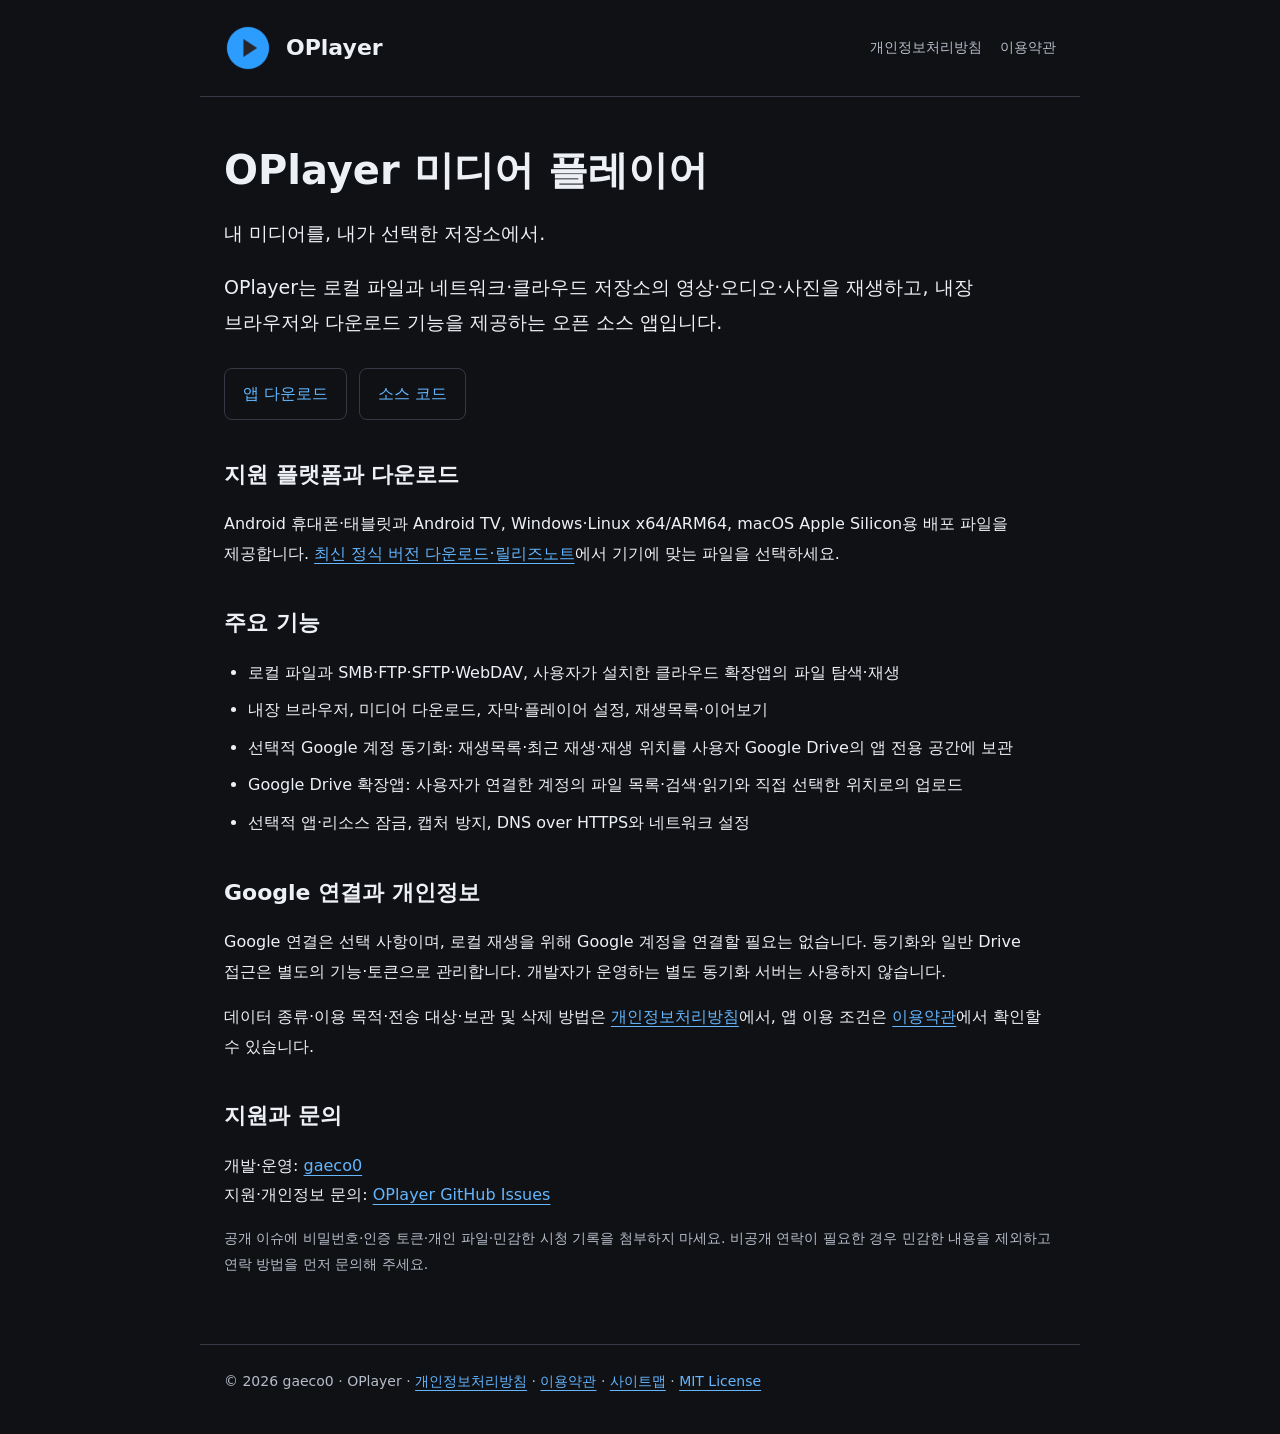
<file: index.html>
<!doctype html>
<html lang="ko">
<head>
  <meta charset="utf-8">
  <meta name="viewport" content="width=device-width, initial-scale=1">
  <meta name="description" content="OPlayer는 로컬·네트워크·클라우드 미디어 재생, 다운로드와 선택적 Google 동기화를 제공하는 오픈 소스 플레이어입니다.">
  <title>OPlayer — Android·Windows·Linux·macOS 오픈 소스 미디어 플레이어</title>
  <link rel="canonical" href="https://oplayer.gaeco.kr/">
  <link rel="sitemap" type="application/xml" href="https://oplayer.gaeco.kr/sitemap.xml">
  <meta name="robots" content="index, follow, max-image-preview:large">
  <meta property="og:type" content="website">
  <meta property="og:site_name" content="OPlayer">
  <meta property="og:locale" content="ko_KR">
  <meta property="og:title" content="OPlayer — Android·Windows·Linux·macOS 오픈 소스 미디어 플레이어">
  <meta property="og:description" content="OPlayer는 로컬·네트워크·클라우드 미디어 재생, 다운로드와 선택적 Google 동기화를 제공하는 오픈 소스 플레이어입니다.">
  <meta property="og:url" content="https://oplayer.gaeco.kr/">
  <meta property="og:image" content="https://oplayer.gaeco.kr/oplayer-120.png">
  <meta name="twitter:card" content="summary">
  <link rel="icon" href="oplayer-120.png" type="image/png">
  <link rel="stylesheet" href="site.css">
  <script type="application/ld+json">
{
  "@context": "https://schema.org",
  "@graph": [
    {
      "@type": "WebSite",
      "@id": "https://oplayer.gaeco.kr/#website",
      "url": "https://oplayer.gaeco.kr/",
      "name": "OPlayer",
      "inLanguage": "ko"
    },
    {
      "@type": "SoftwareApplication",
      "@id": "https://oplayer.gaeco.kr/#app",
      "name": "OPlayer",
      "url": "https://oplayer.gaeco.kr/",
      "image": "https://oplayer.gaeco.kr/oplayer-120.png",
      "description": "OPlayer는 로컬·네트워크·클라우드 미디어 재생, 다운로드와 선택적 Google 동기화를 제공하는 오픈 소스 플레이어입니다.",
      "applicationCategory": "MultimediaApplication",
      "operatingSystem": "Android, Android TV, Windows, Linux, macOS",
      "license": "https://github.com/gaeco0/OPlayer/blob/main/LICENSE",
      "downloadUrl": "https://github.com/gaeco0/OPlayer/releases/latest",
      "author": {
        "@type": "Person",
        "name": "gaeco0",
        "url": "https://github.com/gaeco0"
      }
    }
  ]
}
  </script>
</head>
<body>
<header><img src="oplayer-120.png" width="48" height="48" alt=""><a href="./">OPlayer</a><nav aria-label="주 메뉴"><a href="privacy.html">개인정보처리방침</a><a href="terms.html">이용약관</a></nav></header>
<main>
  <h1>OPlayer 미디어 플레이어</h1>
  <p class="intro">내 미디어를, 내가 선택한 저장소에서.</p>
  <p class="intro">OPlayer는 로컬 파일과 네트워크·클라우드 저장소의 영상·오디오·사진을 재생하고, 내장 브라우저와 다운로드 기능을 제공하는 오픈 소스 앱입니다.</p>
  <div class="links"><a href="https://github.com/gaeco0/OPlayer/releases">앱 다운로드</a><a href="https://github.com/gaeco0/OPlayer">소스 코드</a></div>
  <h2>지원 플랫폼과 다운로드</h2>
  <p>Android 휴대폰·태블릿과 Android TV, Windows·Linux x64/ARM64, macOS Apple Silicon용 배포 파일을 제공합니다. <a href="https://github.com/gaeco0/OPlayer/releases/latest">최신 정식 버전 다운로드·릴리즈노트</a>에서 기기에 맞는 파일을 선택하세요.</p>
  <h2>주요 기능</h2>
  <ul>
    <li>로컬 파일과 SMB·FTP·SFTP·WebDAV, 사용자가 설치한 클라우드 확장앱의 파일 탐색·재생</li>
    <li>내장 브라우저, 미디어 다운로드, 자막·플레이어 설정, 재생목록·이어보기</li>
    <li>선택적 Google 계정 동기화: 재생목록·최근 재생·재생 위치를 사용자 Google Drive의 앱 전용 공간에 보관</li>
    <li>Google Drive 확장앱: 사용자가 연결한 계정의 파일 목록·검색·읽기와 직접 선택한 위치로의 업로드</li>
    <li>선택적 앱·리소스 잠금, 캡처 방지, DNS over HTTPS와 네트워크 설정</li>
  </ul>
  <h2>Google 연결과 개인정보</h2>
  <p>Google 연결은 선택 사항이며, 로컬 재생을 위해 Google 계정을 연결할 필요는 없습니다. 동기화와 일반 Drive 접근은 별도의 기능·토큰으로 관리합니다. 개발자가 운영하는 별도 동기화 서버는 사용하지 않습니다.</p>
  <p>데이터 종류·이용 목적·전송 대상·보관 및 삭제 방법은 <a href="privacy.html">개인정보처리방침</a>에서, 앱 이용 조건은 <a href="terms.html">이용약관</a>에서 확인할 수 있습니다.</p>
  <h2>지원과 문의</h2>
  <p>개발·운영: <a href="https://github.com/gaeco0">gaeco0</a><br>지원·개인정보 문의: <a href="https://github.com/gaeco0/OPlayer/issues">OPlayer GitHub Issues</a></p>
  <p class="meta">공개 이슈에 비밀번호·인증 토큰·개인 파일·민감한 시청 기록을 첨부하지 마세요. 비공개 연락이 필요한 경우 민감한 내용을 제외하고 연락 방법을 먼저 문의해 주세요.</p>
</main>
<footer>© 2026 gaeco0 · OPlayer · <a href="privacy.html">개인정보처리방침</a> · <a href="terms.html">이용약관</a> · <a href="sitemap.html">사이트맵</a> · <a href="https://github.com/gaeco0/OPlayer/blob/main/LICENSE">MIT License</a></footer>
</body>
</html>
</file>
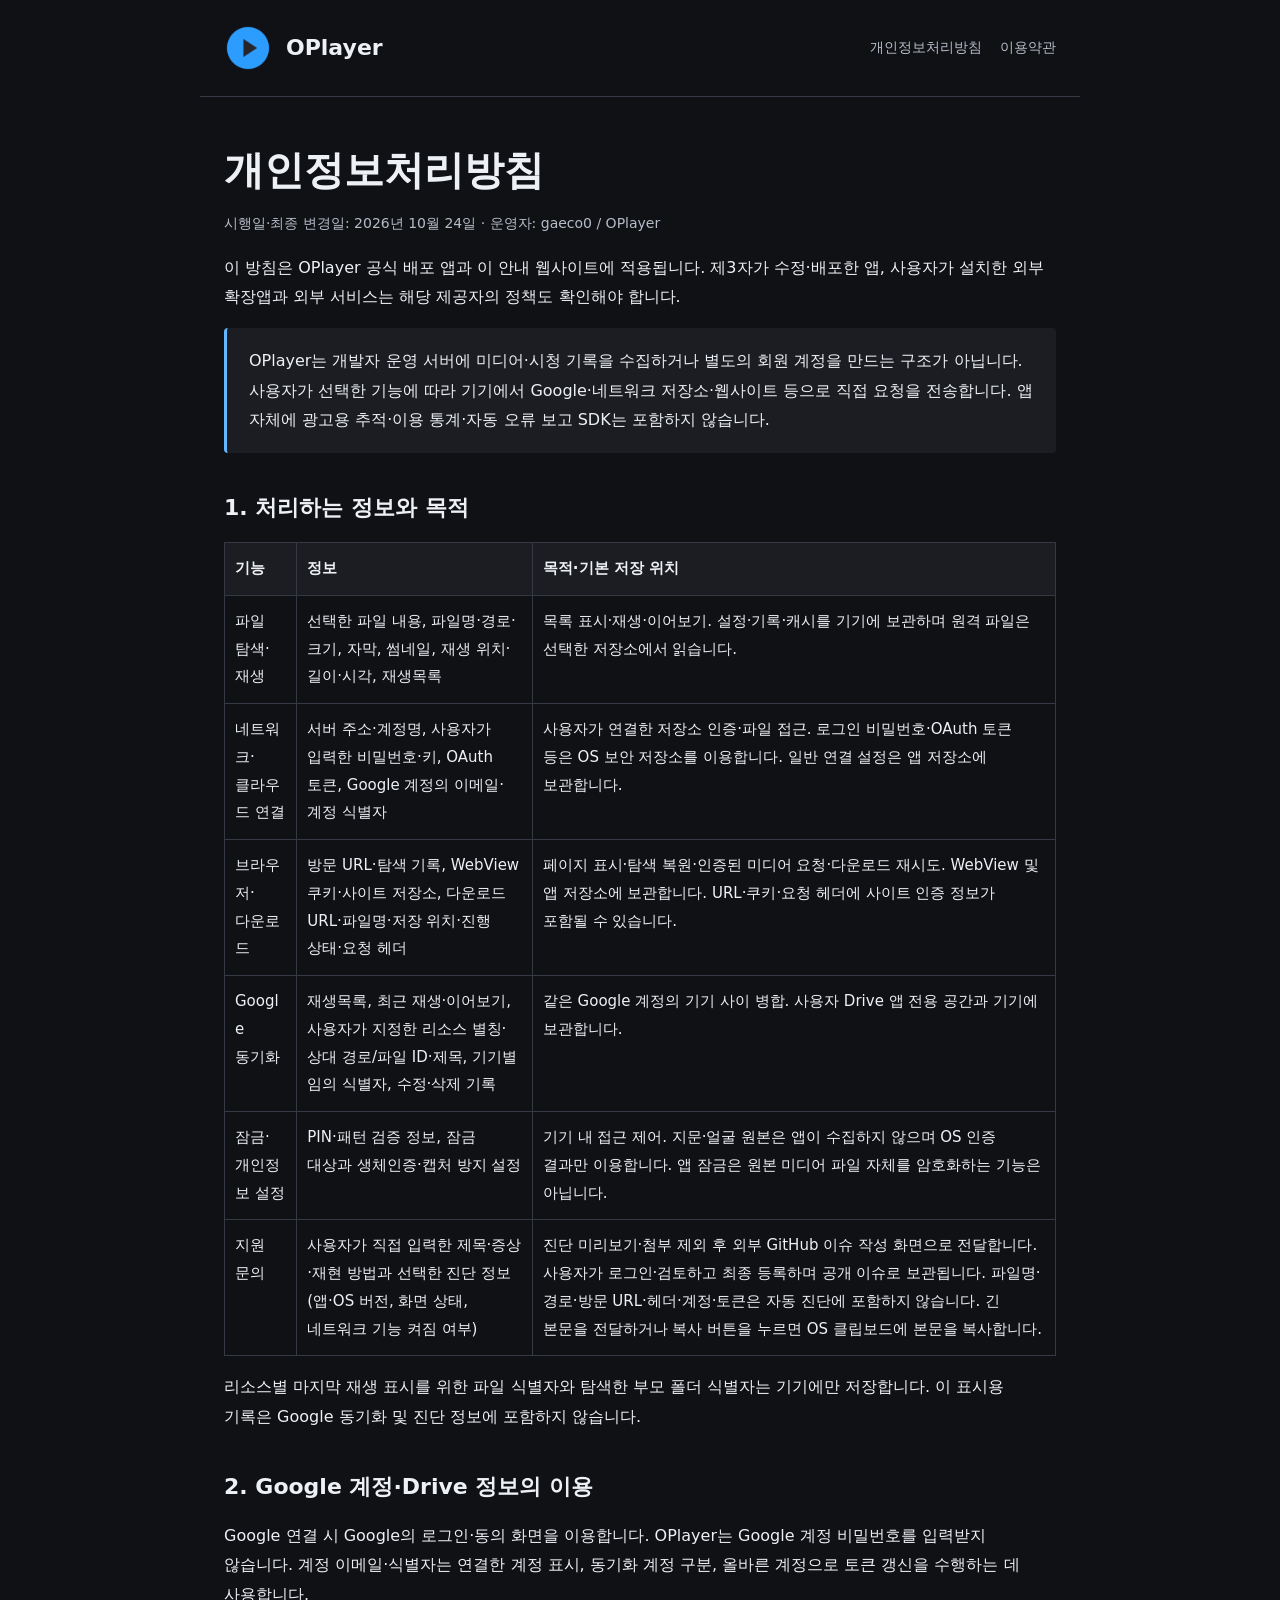
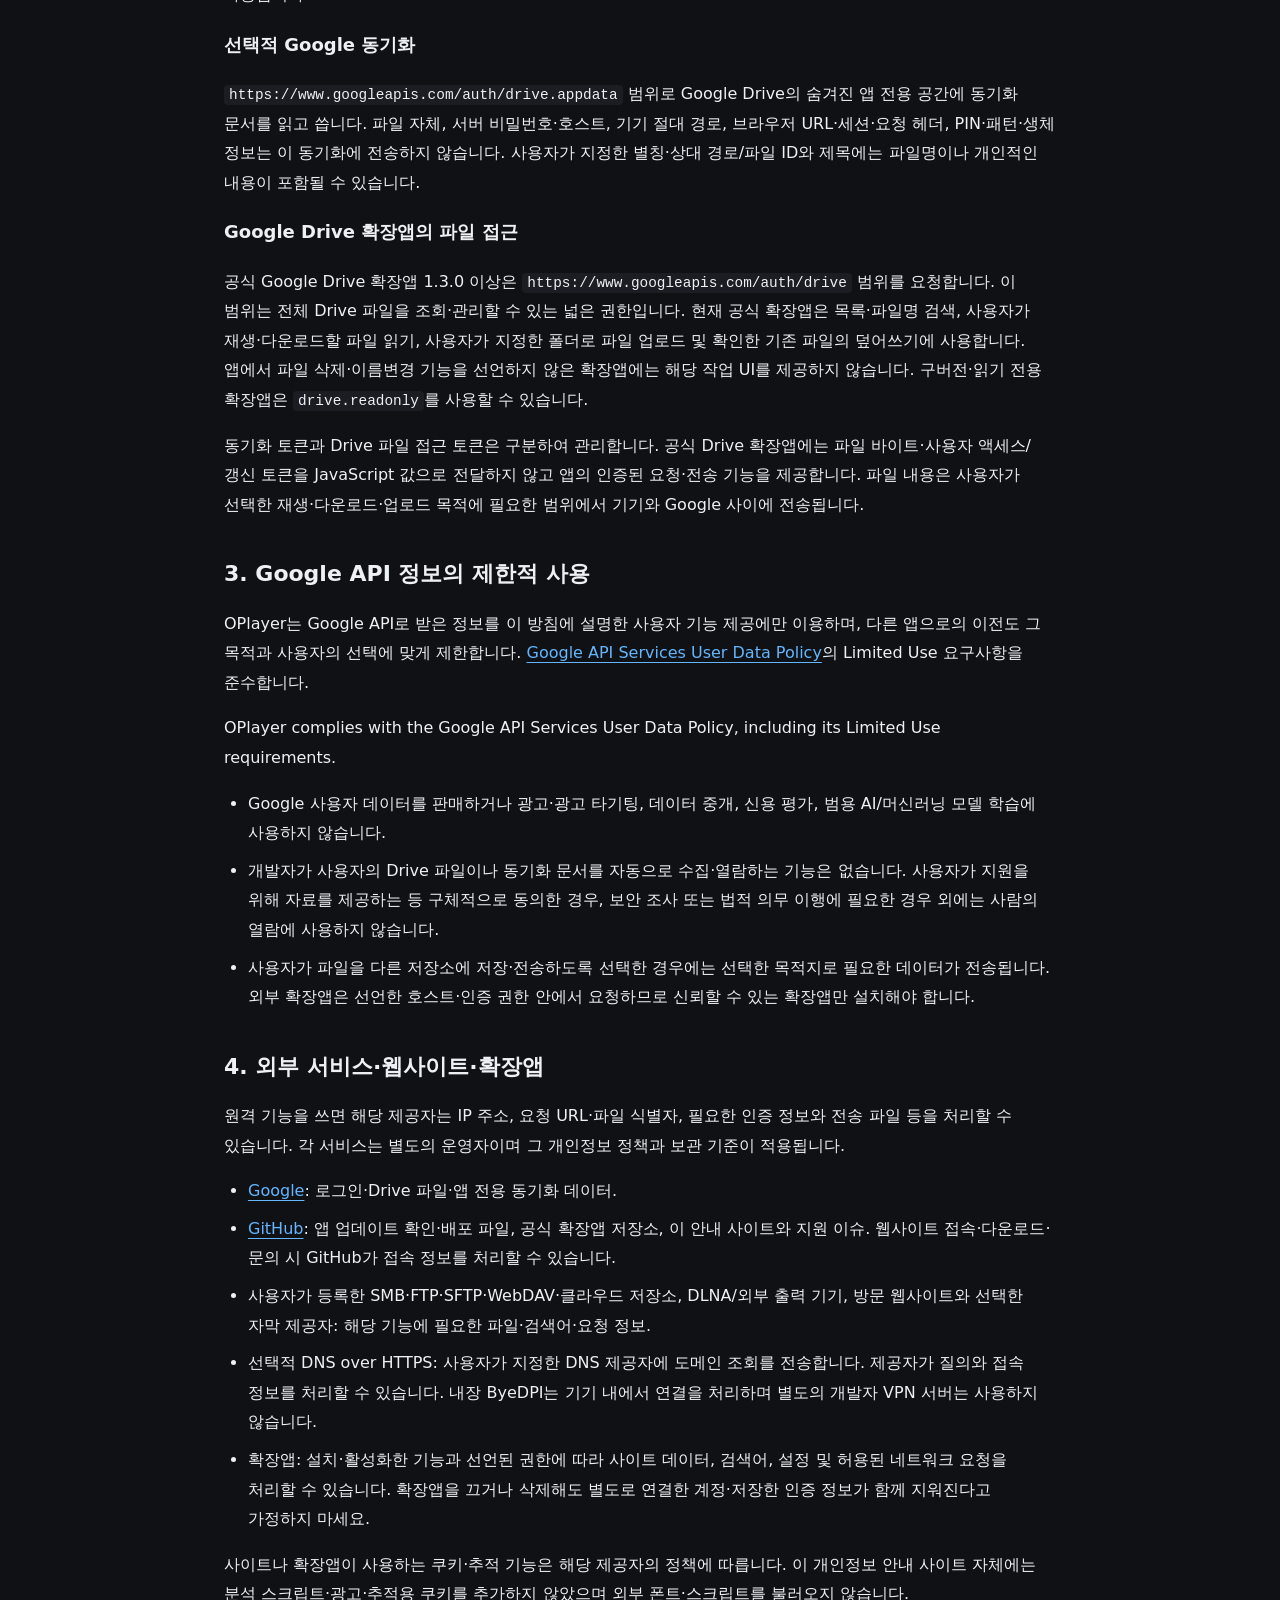
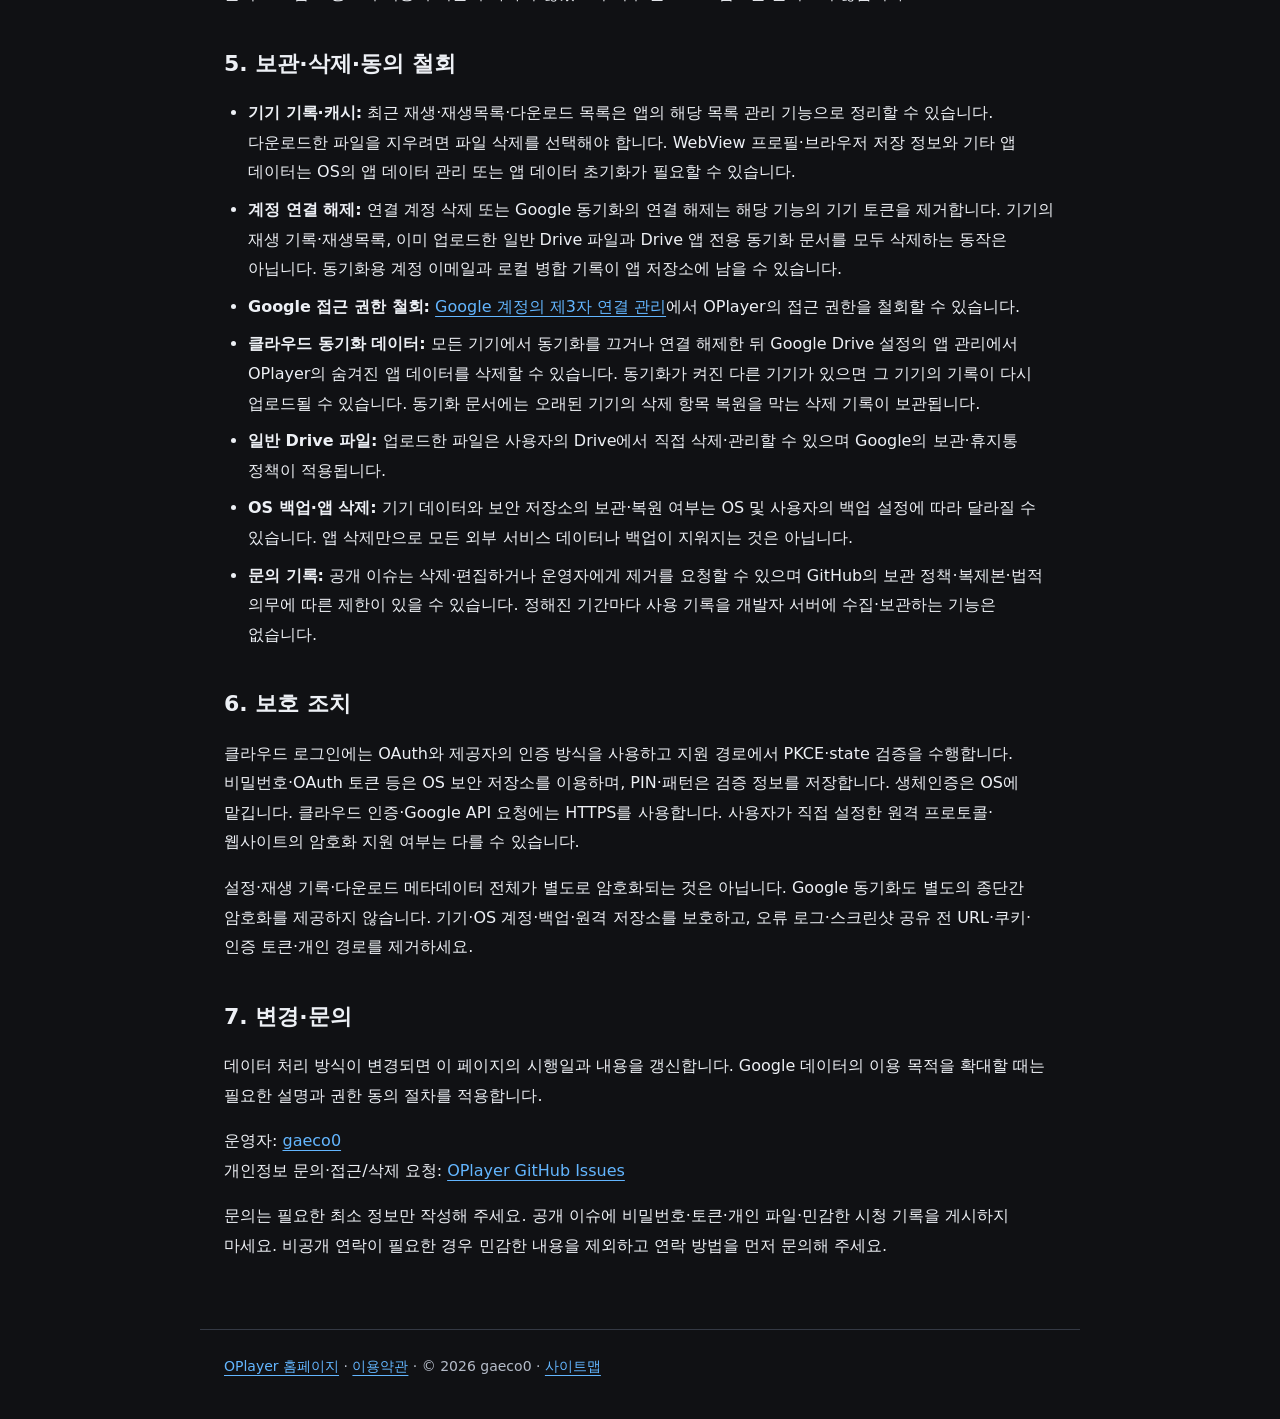
<file: privacy.html>
<!doctype html>
<html lang="ko">
<head>
  <meta charset="utf-8">
  <meta name="viewport" content="width=device-width, initial-scale=1">
  <meta name="description" content="OPlayer 개인정보처리방침: 기기 저장 정보, Google Drive 동기화·읽기·업로드, 확장앱, 외부 서비스 및 데이터 삭제 방법.">
  <title>개인정보처리방침 — OPlayer</title>
  <link rel="canonical" href="https://oplayer.gaeco.kr/privacy.html">
  <link rel="sitemap" type="application/xml" href="https://oplayer.gaeco.kr/sitemap.xml">
  <meta name="robots" content="index, follow, max-image-preview:large">
  <meta property="og:type" content="website">
  <meta property="og:site_name" content="OPlayer">
  <meta property="og:locale" content="ko_KR">
  <meta property="og:title" content="개인정보처리방침 — OPlayer">
  <meta property="og:description" content="OPlayer 개인정보처리방침: 기기 저장 정보, Google Drive 동기화·읽기·업로드, 확장앱, 외부 서비스 및 데이터 삭제 방법.">
  <meta property="og:url" content="https://oplayer.gaeco.kr/privacy.html">
  <meta property="og:image" content="https://oplayer.gaeco.kr/oplayer-120.png">
  <meta name="twitter:card" content="summary">
  <link rel="icon" href="oplayer-120.png" type="image/png">
  <link rel="stylesheet" href="site.css">
</head>
<body>
<header><img src="oplayer-120.png" width="48" height="48" alt=""><a href="./">OPlayer</a><nav aria-label="주 메뉴"><a href="privacy.html" aria-current="page">개인정보처리방침</a><a href="terms.html">이용약관</a></nav></header>
<main>
  <h1>개인정보처리방침</h1>
  <p class="meta">시행일·최종 변경일: 2026년 10월 24일 · 운영자: gaeco0 / OPlayer</p>
  <p>이 방침은 OPlayer 공식 배포 앱과 이 안내 웹사이트에 적용됩니다. 제3자가 수정·배포한 앱, 사용자가 설치한 외부 확장앱과 외부 서비스는 해당 제공자의 정책도 확인해야 합니다.</p>
  <p class="notice">OPlayer는 개발자 운영 서버에 미디어·시청 기록을 수집하거나 별도의 회원 계정을 만드는 구조가 아닙니다. 사용자가 선택한 기능에 따라 기기에서 Google·네트워크 저장소·웹사이트 등으로 직접 요청을 전송합니다. 앱 자체에 광고용 추적·이용 통계·자동 오류 보고 SDK는 포함하지 않습니다.</p>

  <h2>1. 처리하는 정보와 목적</h2>
  <div class="table-wrap"><table>
    <thead><tr><th scope="col">기능</th><th scope="col">정보</th><th scope="col">목적·기본 저장 위치</th></tr></thead>
    <tbody>
      <tr><td>파일 탐색·재생</td><td>선택한 파일 내용, 파일명·경로·크기, 자막, 썸네일, 재생 위치·길이·시각, 재생목록</td><td>목록 표시·재생·이어보기. 설정·기록·캐시를 기기에 보관하며 원격 파일은 선택한 저장소에서 읽습니다.</td></tr>
      <tr><td>네트워크·클라우드 연결</td><td>서버 주소·계정명, 사용자가 입력한 비밀번호·키, OAuth 토큰, Google 계정의 이메일·계정 식별자</td><td>사용자가 연결한 저장소 인증·파일 접근. 로그인 비밀번호·OAuth 토큰 등은 OS 보안 저장소를 이용합니다. 일반 연결 설정은 앱 저장소에 보관합니다.</td></tr>
      <tr><td>브라우저·다운로드</td><td>방문 URL·탐색 기록, WebView 쿠키·사이트 저장소, 다운로드 URL·파일명·저장 위치·진행 상태·요청 헤더</td><td>페이지 표시·탐색 복원·인증된 미디어 요청·다운로드 재시도. WebView 및 앱 저장소에 보관합니다. URL·쿠키·요청 헤더에 사이트 인증 정보가 포함될 수 있습니다.</td></tr>
      <tr><td>Google 동기화</td><td>재생목록, 최근 재생·이어보기, 사용자가 지정한 리소스 별칭·상대 경로/파일 ID·제목, 기기별 임의 식별자, 수정·삭제 기록</td><td>같은 Google 계정의 기기 사이 병합. 사용자 Drive 앱 전용 공간과 기기에 보관합니다.</td></tr>
      <tr><td>잠금·개인정보 설정</td><td>PIN·패턴 검증 정보, 잠금 대상과 생체인증·캡처 방지 설정</td><td>기기 내 접근 제어. 지문·얼굴 원본은 앱이 수집하지 않으며 OS 인증 결과만 이용합니다. 앱 잠금은 원본 미디어 파일 자체를 암호화하는 기능은 아닙니다.</td></tr>
      <tr><td>지원 문의</td><td>사용자가 직접 입력한 제목·증상·재현 방법과 선택한 진단 정보(앱·OS 버전, 화면 상태, 네트워크 기능 켜짐 여부)</td><td>진단 미리보기·첨부 제외 후 외부 GitHub 이슈 작성 화면으로 전달합니다. 사용자가 로그인·검토하고 최종 등록하며 공개 이슈로 보관됩니다. 파일명·경로·방문 URL·헤더·계정·토큰은 자동 진단에 포함하지 않습니다. 긴 본문을 전달하거나 복사 버튼을 누르면 OS 클립보드에 본문을 복사합니다.</td></tr>
    </tbody>
  </table></div>
  <p>리소스별 마지막 재생 표시를 위한 파일 식별자와 탐색한 부모 폴더 식별자는 기기에만 저장합니다. 이 표시용 기록은 Google 동기화 및 진단 정보에 포함하지 않습니다.</p>

  <h2>2. Google 계정·Drive 정보의 이용</h2>
  <p>Google 연결 시 Google의 로그인·동의 화면을 이용합니다. OPlayer는 Google 계정 비밀번호를 입력받지 않습니다. 계정 이메일·식별자는 연결한 계정 표시, 동기화 계정 구분, 올바른 계정으로 토큰 갱신을 수행하는 데 사용합니다.</p>
  <h3>선택적 Google 동기화</h3>
  <p><code>https://www.googleapis.com/auth/drive.appdata</code> 범위로 Google Drive의 숨겨진 앱 전용 공간에 동기화 문서를 읽고 씁니다. 파일 자체, 서버 비밀번호·호스트, 기기 절대 경로, 브라우저 URL·세션·요청 헤더, PIN·패턴·생체 정보는 이 동기화에 전송하지 않습니다. 사용자가 지정한 별칭·상대 경로/파일 ID와 제목에는 파일명이나 개인적인 내용이 포함될 수 있습니다.</p>
  <h3>Google Drive 확장앱의 파일 접근</h3>
  <p>공식 Google Drive 확장앱 1.3.0 이상은 <code>https://www.googleapis.com/auth/drive</code> 범위를 요청합니다. 이 범위는 전체 Drive 파일을 조회·관리할 수 있는 넓은 권한입니다. 현재 공식 확장앱은 목록·파일명 검색, 사용자가 재생·다운로드할 파일 읽기, 사용자가 지정한 폴더로 파일 업로드 및 확인한 기존 파일의 덮어쓰기에 사용합니다. 앱에서 파일 삭제·이름변경 기능을 선언하지 않은 확장앱에는 해당 작업 UI를 제공하지 않습니다. 구버전·읽기 전용 확장앱은 <code>drive.readonly</code>를 사용할 수 있습니다.</p>
  <p>동기화 토큰과 Drive 파일 접근 토큰은 구분하여 관리합니다. 공식 Drive 확장앱에는 파일 바이트·사용자 액세스/갱신 토큰을 JavaScript 값으로 전달하지 않고 앱의 인증된 요청·전송 기능을 제공합니다. 파일 내용은 사용자가 선택한 재생·다운로드·업로드 목적에 필요한 범위에서 기기와 Google 사이에 전송됩니다.</p>

  <h2>3. Google API 정보의 제한적 사용</h2>
  <p>OPlayer는 Google API로 받은 정보를 이 방침에 설명한 사용자 기능 제공에만 이용하며, 다른 앱으로의 이전도 그 목적과 사용자의 선택에 맞게 제한합니다. <a href="https://developers.google.com/terms/api-services-user-data-policy">Google API Services User Data Policy</a>의 Limited Use 요구사항을 준수합니다.</p>
  <p lang="en">OPlayer complies with the Google API Services User Data Policy, including its Limited Use requirements.</p>
  <ul>
    <li>Google 사용자 데이터를 판매하거나 광고·광고 타기팅, 데이터 중개, 신용 평가, 범용 AI/머신러닝 모델 학습에 사용하지 않습니다.</li>
    <li>개발자가 사용자의 Drive 파일이나 동기화 문서를 자동으로 수집·열람하는 기능은 없습니다. 사용자가 지원을 위해 자료를 제공하는 등 구체적으로 동의한 경우, 보안 조사 또는 법적 의무 이행에 필요한 경우 외에는 사람의 열람에 사용하지 않습니다.</li>
    <li>사용자가 파일을 다른 저장소에 저장·전송하도록 선택한 경우에는 선택한 목적지로 필요한 데이터가 전송됩니다. 외부 확장앱은 선언한 호스트·인증 권한 안에서 요청하므로 신뢰할 수 있는 확장앱만 설치해야 합니다.</li>
  </ul>

  <h2>4. 외부 서비스·웹사이트·확장앱</h2>
  <p>원격 기능을 쓰면 해당 제공자는 IP 주소, 요청 URL·파일 식별자, 필요한 인증 정보와 전송 파일 등을 처리할 수 있습니다. 각 서비스는 별도의 운영자이며 그 개인정보 정책과 보관 기준이 적용됩니다.</p>
  <ul>
    <li><a href="https://policies.google.com/privacy">Google</a>: 로그인·Drive 파일·앱 전용 동기화 데이터.</li>
    <li><a href="https://docs.github.com/en/site-policy/privacy-policies/github-general-privacy-statement">GitHub</a>: 앱 업데이트 확인·배포 파일, 공식 확장앱 저장소, 이 안내 사이트와 지원 이슈. 웹사이트 접속·다운로드·문의 시 GitHub가 접속 정보를 처리할 수 있습니다.</li>
    <li>사용자가 등록한 SMB·FTP·SFTP·WebDAV·클라우드 저장소, DLNA/외부 출력 기기, 방문 웹사이트와 선택한 자막 제공자: 해당 기능에 필요한 파일·검색어·요청 정보.</li>
    <li>선택적 DNS over HTTPS: 사용자가 지정한 DNS 제공자에 도메인 조회를 전송합니다. 제공자가 질의와 접속 정보를 처리할 수 있습니다. 내장 ByeDPI는 기기 내에서 연결을 처리하며 별도의 개발자 VPN 서버는 사용하지 않습니다.</li>
    <li>확장앱: 설치·활성화한 기능과 선언된 권한에 따라 사이트 데이터, 검색어, 설정 및 허용된 네트워크 요청을 처리할 수 있습니다. 확장앱을 끄거나 삭제해도 별도로 연결한 계정·저장한 인증 정보가 함께 지워진다고 가정하지 마세요.</li>
  </ul>
  <p>사이트나 확장앱이 사용하는 쿠키·추적 기능은 해당 제공자의 정책에 따릅니다. 이 개인정보 안내 사이트 자체에는 분석 스크립트·광고·추적용 쿠키를 추가하지 않았으며 외부 폰트·스크립트를 불러오지 않습니다.</p>

  <h2>5. 보관·삭제·동의 철회</h2>
  <ul>
    <li><strong>기기 기록·캐시:</strong> 최근 재생·재생목록·다운로드 목록은 앱의 해당 목록 관리 기능으로 정리할 수 있습니다. 다운로드한 파일을 지우려면 파일 삭제를 선택해야 합니다. WebView 프로필·브라우저 저장 정보와 기타 앱 데이터는 OS의 앱 데이터 관리 또는 앱 데이터 초기화가 필요할 수 있습니다.</li>
    <li><strong>계정 연결 해제:</strong> 연결 계정 삭제 또는 Google 동기화의 연결 해제는 해당 기능의 기기 토큰을 제거합니다. 기기의 재생 기록·재생목록, 이미 업로드한 일반 Drive 파일과 Drive 앱 전용 동기화 문서를 모두 삭제하는 동작은 아닙니다. 동기화용 계정 이메일과 로컬 병합 기록이 앱 저장소에 남을 수 있습니다.</li>
    <li><strong>Google 접근 권한 철회:</strong> <a href="https://myaccount.google.com/connections">Google 계정의 제3자 연결 관리</a>에서 OPlayer의 접근 권한을 철회할 수 있습니다.</li>
    <li><strong>클라우드 동기화 데이터:</strong> 모든 기기에서 동기화를 끄거나 연결 해제한 뒤 Google Drive 설정의 앱 관리에서 OPlayer의 숨겨진 앱 데이터를 삭제할 수 있습니다. 동기화가 켜진 다른 기기가 있으면 그 기기의 기록이 다시 업로드될 수 있습니다. 동기화 문서에는 오래된 기기의 삭제 항목 복원을 막는 삭제 기록이 보관됩니다.</li>
    <li><strong>일반 Drive 파일:</strong> 업로드한 파일은 사용자의 Drive에서 직접 삭제·관리할 수 있으며 Google의 보관·휴지통 정책이 적용됩니다.</li>
    <li><strong>OS 백업·앱 삭제:</strong> 기기 데이터와 보안 저장소의 보관·복원 여부는 OS 및 사용자의 백업 설정에 따라 달라질 수 있습니다. 앱 삭제만으로 모든 외부 서비스 데이터나 백업이 지워지는 것은 아닙니다.</li>
    <li><strong>문의 기록:</strong> 공개 이슈는 삭제·편집하거나 운영자에게 제거를 요청할 수 있으며 GitHub의 보관 정책·복제본·법적 의무에 따른 제한이 있을 수 있습니다. 정해진 기간마다 사용 기록을 개발자 서버에 수집·보관하는 기능은 없습니다.</li>
  </ul>

  <h2>6. 보호 조치</h2>
  <p>클라우드 로그인에는 OAuth와 제공자의 인증 방식을 사용하고 지원 경로에서 PKCE·state 검증을 수행합니다. 비밀번호·OAuth 토큰 등은 OS 보안 저장소를 이용하며, PIN·패턴은 검증 정보를 저장합니다. 생체인증은 OS에 맡깁니다. 클라우드 인증·Google API 요청에는 HTTPS를 사용합니다. 사용자가 직접 설정한 원격 프로토콜·웹사이트의 암호화 지원 여부는 다를 수 있습니다.</p>
  <p>설정·재생 기록·다운로드 메타데이터 전체가 별도로 암호화되는 것은 아닙니다. Google 동기화도 별도의 종단간 암호화를 제공하지 않습니다. 기기·OS 계정·백업·원격 저장소를 보호하고, 오류 로그·스크린샷 공유 전 URL·쿠키·인증 토큰·개인 경로를 제거하세요.</p>

  <h2>7. 변경·문의</h2>
  <p>데이터 처리 방식이 변경되면 이 페이지의 시행일과 내용을 갱신합니다. Google 데이터의 이용 목적을 확대할 때는 필요한 설명과 권한 동의 절차를 적용합니다.</p>
  <p>운영자: <a href="https://github.com/gaeco0">gaeco0</a><br>개인정보 문의·접근/삭제 요청: <a href="https://github.com/gaeco0/OPlayer/issues">OPlayer GitHub Issues</a></p>
  <p>문의는 필요한 최소 정보만 작성해 주세요. 공개 이슈에 비밀번호·토큰·개인 파일·민감한 시청 기록을 게시하지 마세요. 비공개 연락이 필요한 경우 민감한 내용을 제외하고 연락 방법을 먼저 문의해 주세요.</p>
</main>
<footer><a href="./">OPlayer 홈페이지</a> · <a href="terms.html">이용약관</a> · © 2026 gaeco0 · <a href="sitemap.html">사이트맵</a></footer>
</body>
</html>
</file>
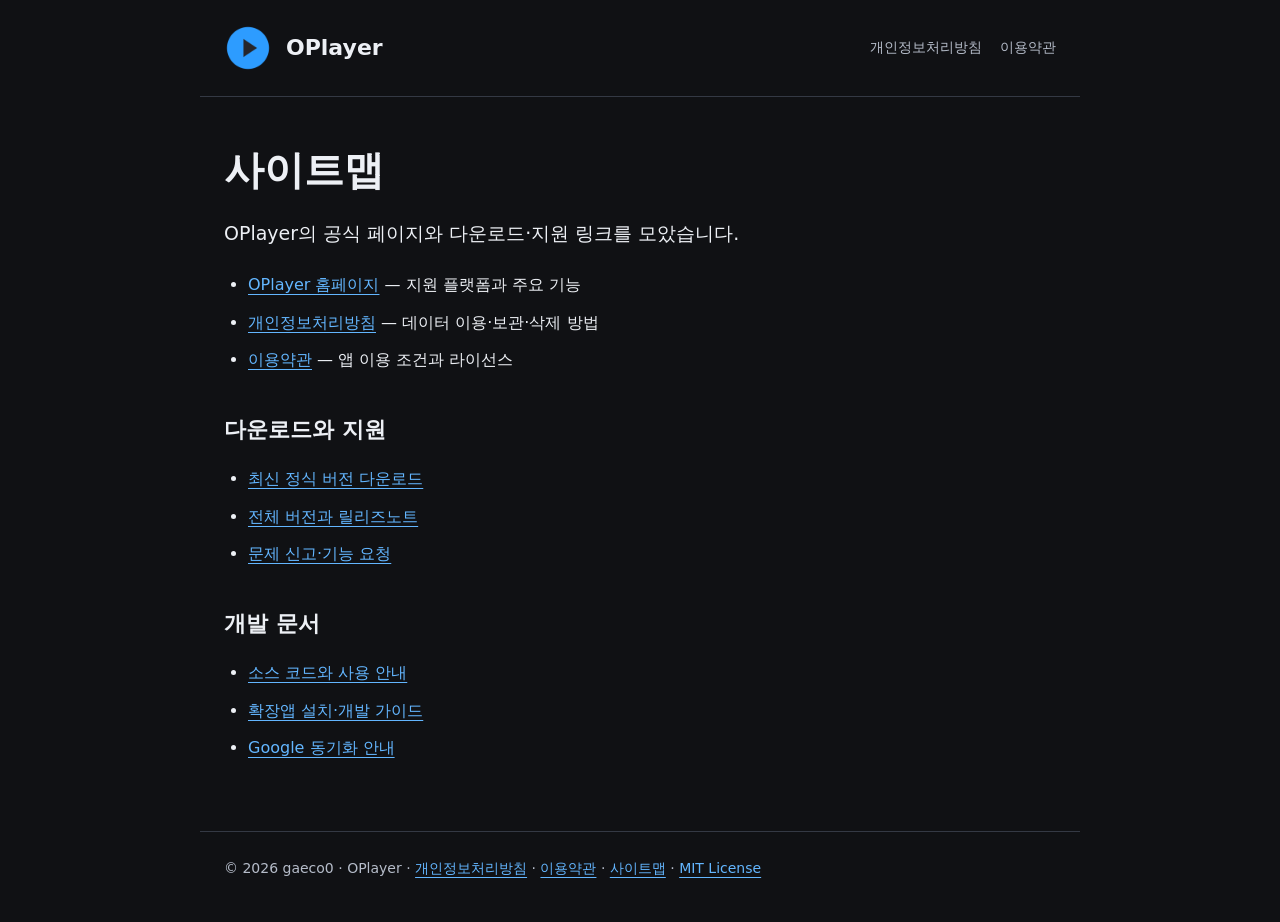
<file: sitemap.html>
<!doctype html>
<html lang="ko">
<head>
  <meta charset="utf-8">
  <meta name="viewport" content="width=device-width, initial-scale=1">
  <meta name="description" content="OPlayer 홈페이지, 다운로드, 개인정보처리방침, 이용약관과 개발 문서를 한눈에 찾는 사이트맵입니다.">
  <title>사이트맵 — OPlayer</title>
  <link rel="canonical" href="https://oplayer.gaeco.kr/sitemap.html">
  <link rel="sitemap" type="application/xml" href="https://oplayer.gaeco.kr/sitemap.xml">
  <meta name="robots" content="index, follow, max-image-preview:large">
  <meta property="og:type" content="website">
  <meta property="og:site_name" content="OPlayer">
  <meta property="og:locale" content="ko_KR">
  <meta property="og:title" content="사이트맵 — OPlayer">
  <meta property="og:description" content="OPlayer 홈페이지, 다운로드, 개인정보처리방침, 이용약관과 개발 문서를 한눈에 찾는 사이트맵입니다.">
  <meta property="og:url" content="https://oplayer.gaeco.kr/sitemap.html">
  <meta property="og:image" content="https://oplayer.gaeco.kr/oplayer-120.png">
  <meta name="twitter:card" content="summary">
  <link rel="icon" href="oplayer-120.png" type="image/png">
  <link rel="stylesheet" href="site.css">
</head>
<body>
<header><img src="oplayer-120.png" width="48" height="48" alt=""><a href="./">OPlayer</a><nav aria-label="주 메뉴"><a href="privacy.html">개인정보처리방침</a><a href="terms.html">이용약관</a></nav></header>
<main>
  <h1>사이트맵</h1>
  <p class="intro">OPlayer의 공식 페이지와 다운로드·지원 링크를 모았습니다.</p>
  <section aria-label="사이트 전체 페이지">
    <ul>
      <li><a href="./">OPlayer 홈페이지</a> — 지원 플랫폼과 주요 기능</li>
      <li><a href="privacy.html">개인정보처리방침</a> — 데이터 이용·보관·삭제 방법</li>
      <li><a href="terms.html">이용약관</a> — 앱 이용 조건과 라이선스</li>
    </ul>
  </section>
  <h2>다운로드와 지원</h2>
  <ul>
    <li><a href="https://github.com/gaeco0/OPlayer/releases/latest">최신 정식 버전 다운로드</a></li>
    <li><a href="https://github.com/gaeco0/OPlayer/releases">전체 버전과 릴리즈노트</a></li>
    <li><a href="https://github.com/gaeco0/OPlayer/issues">문제 신고·기능 요청</a></li>
  </ul>
  <h2>개발 문서</h2>
  <ul>
    <li><a href="https://github.com/gaeco0/OPlayer">소스 코드와 사용 안내</a></li>
    <li><a href="https://github.com/gaeco0/OPlayer/blob/main/plugins/README.md">확장앱 설치·개발 가이드</a></li>
    <li><a href="https://github.com/gaeco0/OPlayer/blob/main/docs/google-sync.md">Google 동기화 안내</a></li>
  </ul>
</main>
<footer>© 2026 gaeco0 · OPlayer · <a href="privacy.html">개인정보처리방침</a> · <a href="terms.html">이용약관</a> · <a href="sitemap.html">사이트맵</a> · <a href="https://github.com/gaeco0/OPlayer/blob/main/LICENSE">MIT License</a></footer>
</body>
</html>
</file>
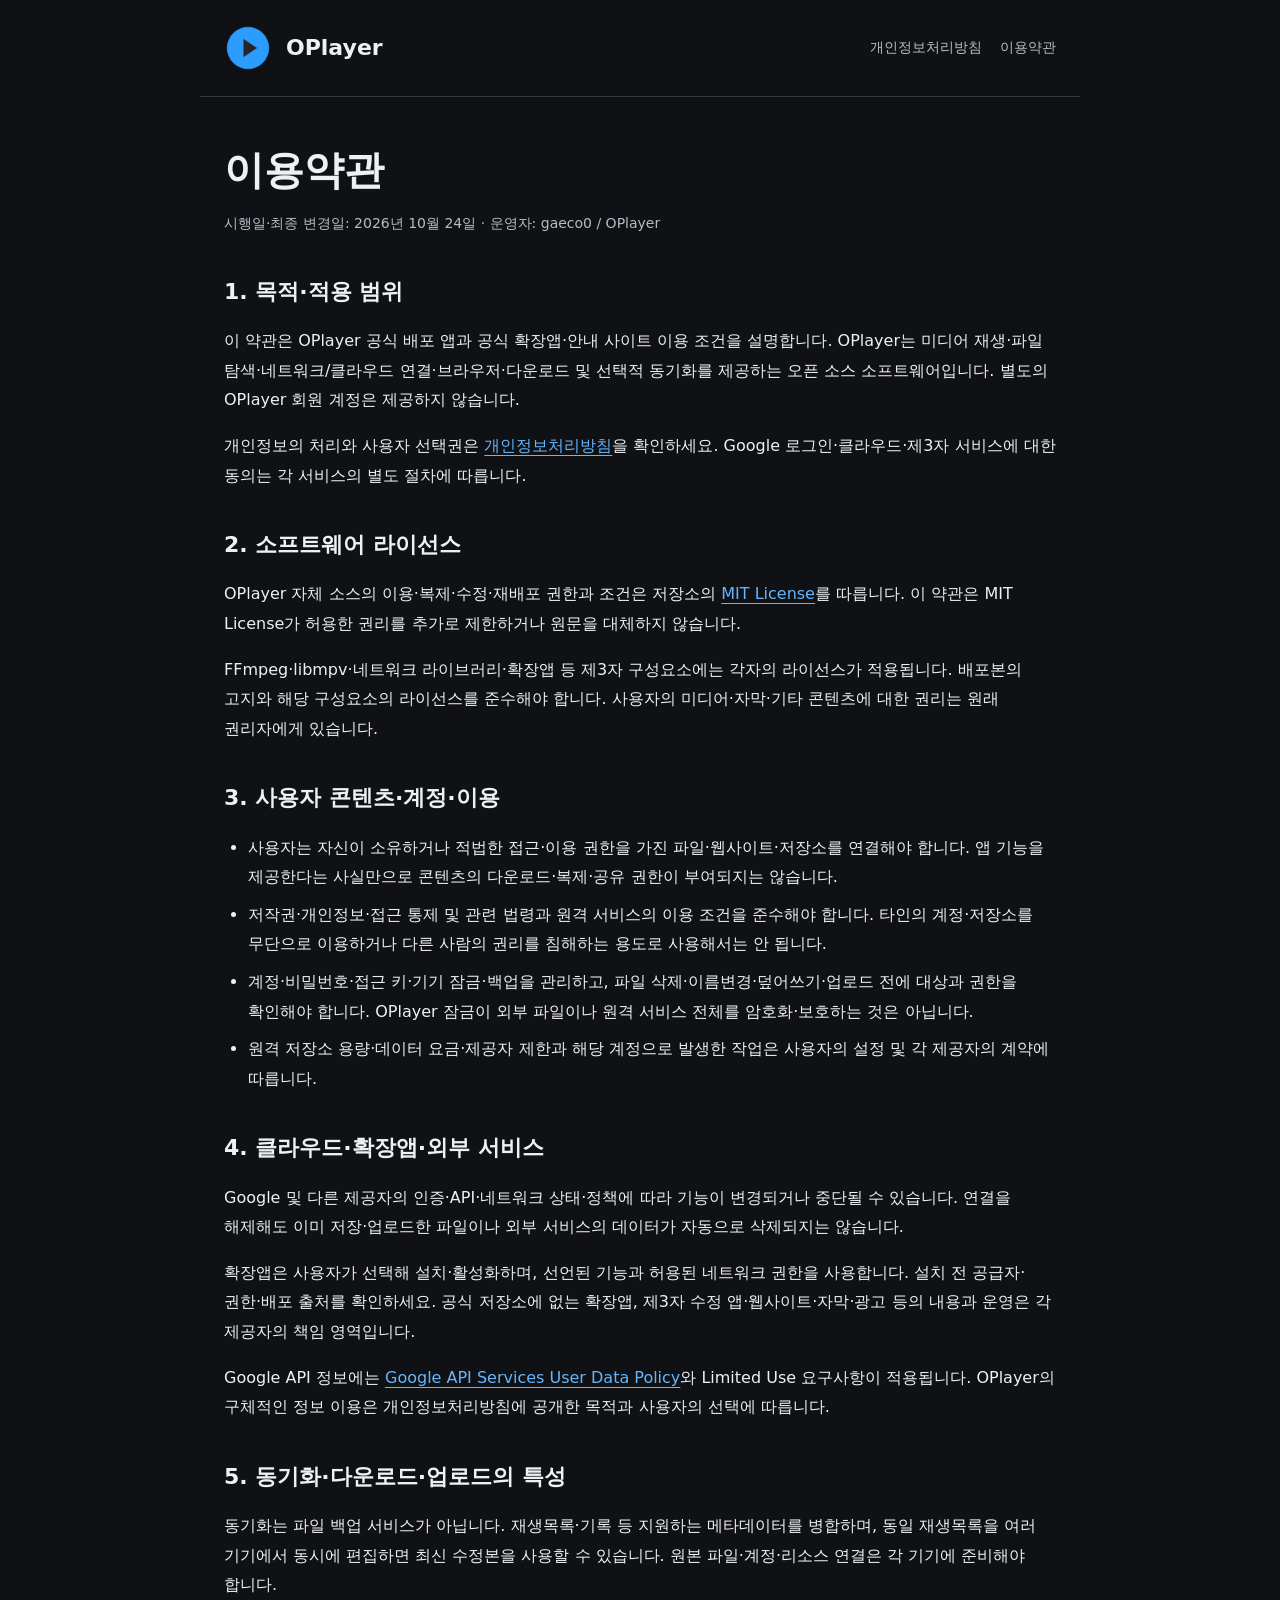
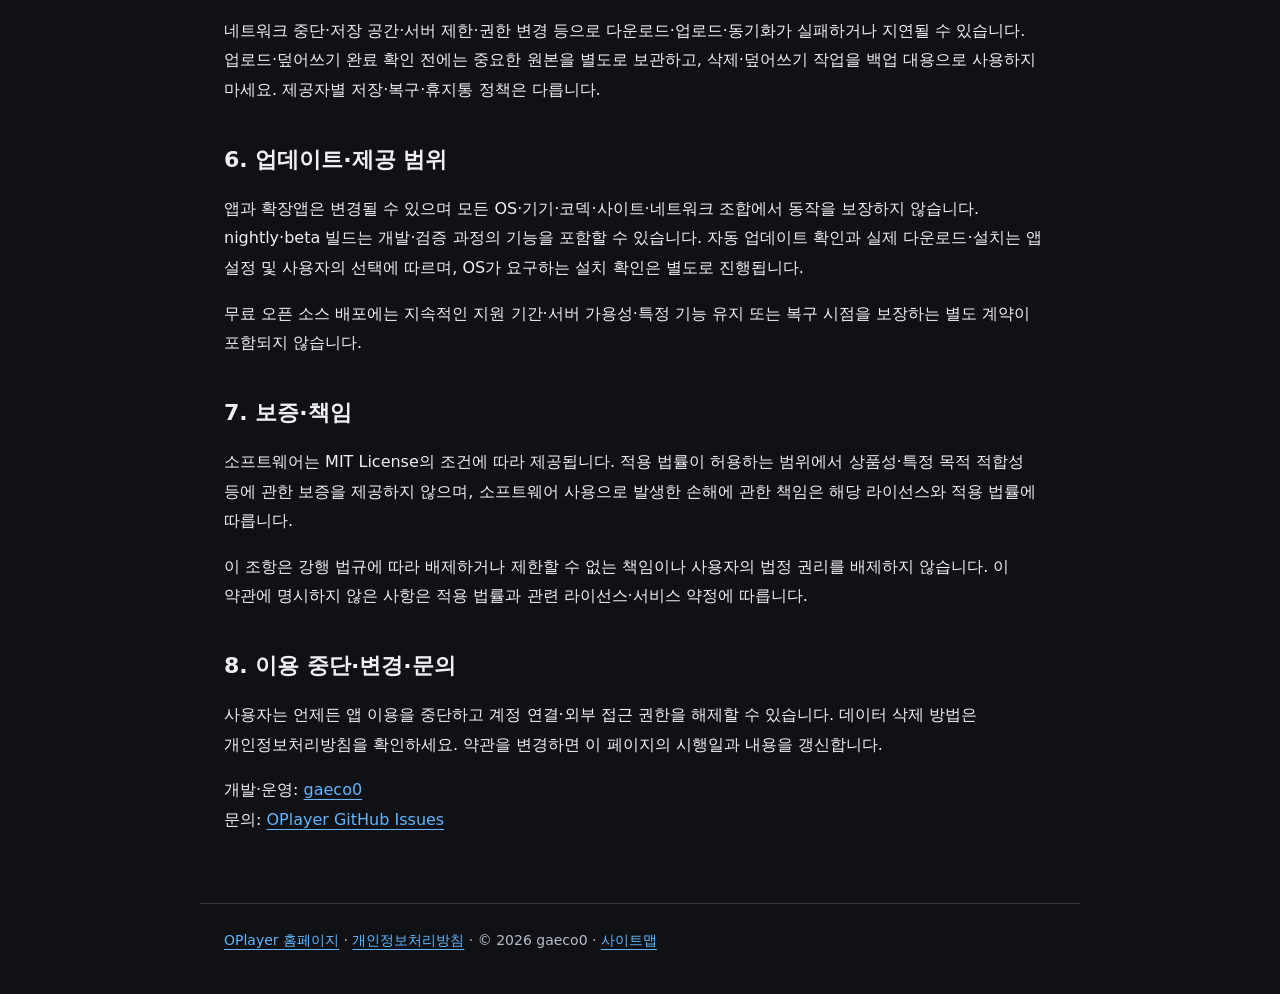
<file: terms.html>
<!doctype html>
<html lang="ko">
<head>
  <meta charset="utf-8">
  <meta name="viewport" content="width=device-width, initial-scale=1">
  <meta name="description" content="OPlayer 이용약관: 앱 이용, 사용자 콘텐츠, 클라우드·확장앱, 라이선스 및 책임 범위.">
  <title>이용약관 — OPlayer</title>
  <link rel="canonical" href="https://oplayer.gaeco.kr/terms.html">
  <link rel="sitemap" type="application/xml" href="https://oplayer.gaeco.kr/sitemap.xml">
  <meta name="robots" content="index, follow, max-image-preview:large">
  <meta property="og:type" content="website">
  <meta property="og:site_name" content="OPlayer">
  <meta property="og:locale" content="ko_KR">
  <meta property="og:title" content="이용약관 — OPlayer">
  <meta property="og:description" content="OPlayer 이용약관: 앱 이용, 사용자 콘텐츠, 클라우드·확장앱, 라이선스 및 책임 범위.">
  <meta property="og:url" content="https://oplayer.gaeco.kr/terms.html">
  <meta property="og:image" content="https://oplayer.gaeco.kr/oplayer-120.png">
  <meta name="twitter:card" content="summary">
  <link rel="icon" href="oplayer-120.png" type="image/png">
  <link rel="stylesheet" href="site.css">
</head>
<body>
<header><img src="oplayer-120.png" width="48" height="48" alt=""><a href="./">OPlayer</a><nav aria-label="주 메뉴"><a href="privacy.html">개인정보처리방침</a><a href="terms.html" aria-current="page">이용약관</a></nav></header>
<main>
  <h1>이용약관</h1>
  <p class="meta">시행일·최종 변경일: 2026년 10월 24일 · 운영자: gaeco0 / OPlayer</p>
  <h2>1. 목적·적용 범위</h2>
  <p>이 약관은 OPlayer 공식 배포 앱과 공식 확장앱·안내 사이트 이용 조건을 설명합니다. OPlayer는 미디어 재생·파일 탐색·네트워크/클라우드 연결·브라우저·다운로드 및 선택적 동기화를 제공하는 오픈 소스 소프트웨어입니다. 별도의 OPlayer 회원 계정은 제공하지 않습니다.</p>
  <p>개인정보의 처리와 사용자 선택권은 <a href="privacy.html">개인정보처리방침</a>을 확인하세요. Google 로그인·클라우드·제3자 서비스에 대한 동의는 각 서비스의 별도 절차에 따릅니다.</p>

  <h2>2. 소프트웨어 라이선스</h2>
  <p>OPlayer 자체 소스의 이용·복제·수정·재배포 권한과 조건은 저장소의 <a href="https://github.com/gaeco0/OPlayer/blob/main/LICENSE">MIT License</a>를 따릅니다. 이 약관은 MIT License가 허용한 권리를 추가로 제한하거나 원문을 대체하지 않습니다.</p>
  <p>FFmpeg·libmpv·네트워크 라이브러리·확장앱 등 제3자 구성요소에는 각자의 라이선스가 적용됩니다. 배포본의 고지와 해당 구성요소의 라이선스를 준수해야 합니다. 사용자의 미디어·자막·기타 콘텐츠에 대한 권리는 원래 권리자에게 있습니다.</p>

  <h2>3. 사용자 콘텐츠·계정·이용</h2>
  <ul>
    <li>사용자는 자신이 소유하거나 적법한 접근·이용 권한을 가진 파일·웹사이트·저장소를 연결해야 합니다. 앱 기능을 제공한다는 사실만으로 콘텐츠의 다운로드·복제·공유 권한이 부여되지는 않습니다.</li>
    <li>저작권·개인정보·접근 통제 및 관련 법령과 원격 서비스의 이용 조건을 준수해야 합니다. 타인의 계정·저장소를 무단으로 이용하거나 다른 사람의 권리를 침해하는 용도로 사용해서는 안 됩니다.</li>
    <li>계정·비밀번호·접근 키·기기 잠금·백업을 관리하고, 파일 삭제·이름변경·덮어쓰기·업로드 전에 대상과 권한을 확인해야 합니다. OPlayer 잠금이 외부 파일이나 원격 서비스 전체를 암호화·보호하는 것은 아닙니다.</li>
    <li>원격 저장소 용량·데이터 요금·제공자 제한과 해당 계정으로 발생한 작업은 사용자의 설정 및 각 제공자의 계약에 따릅니다.</li>
  </ul>

  <h2>4. 클라우드·확장앱·외부 서비스</h2>
  <p>Google 및 다른 제공자의 인증·API·네트워크 상태·정책에 따라 기능이 변경되거나 중단될 수 있습니다. 연결을 해제해도 이미 저장·업로드한 파일이나 외부 서비스의 데이터가 자동으로 삭제되지는 않습니다.</p>
  <p>확장앱은 사용자가 선택해 설치·활성화하며, 선언된 기능과 허용된 네트워크 권한을 사용합니다. 설치 전 공급자·권한·배포 출처를 확인하세요. 공식 저장소에 없는 확장앱, 제3자 수정 앱·웹사이트·자막·광고 등의 내용과 운영은 각 제공자의 책임 영역입니다.</p>
  <p>Google API 정보에는 <a href="https://developers.google.com/terms/api-services-user-data-policy">Google API Services User Data Policy</a>와 Limited Use 요구사항이 적용됩니다. OPlayer의 구체적인 정보 이용은 개인정보처리방침에 공개한 목적과 사용자의 선택에 따릅니다.</p>

  <h2>5. 동기화·다운로드·업로드의 특성</h2>
  <p>동기화는 파일 백업 서비스가 아닙니다. 재생목록·기록 등 지원하는 메타데이터를 병합하며, 동일 재생목록을 여러 기기에서 동시에 편집하면 최신 수정본을 사용할 수 있습니다. 원본 파일·계정·리소스 연결은 각 기기에 준비해야 합니다.</p>
  <p>네트워크 중단·저장 공간·서버 제한·권한 변경 등으로 다운로드·업로드·동기화가 실패하거나 지연될 수 있습니다. 업로드·덮어쓰기 완료 확인 전에는 중요한 원본을 별도로 보관하고, 삭제·덮어쓰기 작업을 백업 대용으로 사용하지 마세요. 제공자별 저장·복구·휴지통 정책은 다릅니다.</p>

  <h2>6. 업데이트·제공 범위</h2>
  <p>앱과 확장앱은 변경될 수 있으며 모든 OS·기기·코덱·사이트·네트워크 조합에서 동작을 보장하지 않습니다. nightly·beta 빌드는 개발·검증 과정의 기능을 포함할 수 있습니다. 자동 업데이트 확인과 실제 다운로드·설치는 앱 설정 및 사용자의 선택에 따르며, OS가 요구하는 설치 확인은 별도로 진행됩니다.</p>
  <p>무료 오픈 소스 배포에는 지속적인 지원 기간·서버 가용성·특정 기능 유지 또는 복구 시점을 보장하는 별도 계약이 포함되지 않습니다.</p>

  <h2>7. 보증·책임</h2>
  <p>소프트웨어는 MIT License의 조건에 따라 제공됩니다. 적용 법률이 허용하는 범위에서 상품성·특정 목적 적합성 등에 관한 보증을 제공하지 않으며, 소프트웨어 사용으로 발생한 손해에 관한 책임은 해당 라이선스와 적용 법률에 따릅니다.</p>
  <p>이 조항은 강행 법규에 따라 배제하거나 제한할 수 없는 책임이나 사용자의 법정 권리를 배제하지 않습니다. 이 약관에 명시하지 않은 사항은 적용 법률과 관련 라이선스·서비스 약정에 따릅니다.</p>

  <h2>8. 이용 중단·변경·문의</h2>
  <p>사용자는 언제든 앱 이용을 중단하고 계정 연결·외부 접근 권한을 해제할 수 있습니다. 데이터 삭제 방법은 개인정보처리방침을 확인하세요. 약관을 변경하면 이 페이지의 시행일과 내용을 갱신합니다.</p>
  <p>개발·운영: <a href="https://github.com/gaeco0">gaeco0</a><br>문의: <a href="https://github.com/gaeco0/OPlayer/issues">OPlayer GitHub Issues</a></p>
</main>
<footer><a href="./">OPlayer 홈페이지</a> · <a href="privacy.html">개인정보처리방침</a> · © 2026 gaeco0 · <a href="sitemap.html">사이트맵</a></footer>
</body>
</html>
</file>
<file: site.css>
:root{color-scheme:light dark;--bg:#101114;--card:#1b1d22;--text:#edf0f5;--muted:#b5bcc9;--accent:#63b6ff;--line:#343944}
*{box-sizing:border-box}body{margin:0;background:var(--bg);color:var(--text);font:16px/1.85 system-ui,-apple-system,"Segoe UI",sans-serif;word-break:keep-all;overflow-wrap:anywhere}
header,main,footer{max-width:880px;margin:auto;padding:24px}header{display:flex;align-items:center;gap:14px;border-bottom:1px solid var(--line)}header img{width:48px;height:48px}header a{color:var(--text);text-decoration:none;font-size:22px;font-weight:700}nav{margin-left:auto;display:flex;flex-wrap:wrap;gap:18px;font-size:14px}nav a{font-size:14px;font-weight:500;color:var(--muted)}a{color:var(--accent);text-underline-offset:4px}a:hover{text-decoration-thickness:2px}a:focus-visible{outline:2px solid var(--accent);outline-offset:5px}h1{font-size:clamp(27px,5vw,40px);line-height:1.35;margin:22px 0 12px}h2{font-size:22px;line-height:1.5;margin-top:38px}h3{font-size:18px}.meta,footer{color:var(--muted);font-size:14px}.intro{font-size:19px}.notice{padding:18px 22px;background:var(--card);border-left:3px solid var(--accent);border-radius:4px}table{width:100%;border-collapse:collapse;font-size:15px}th,td{padding:12px 10px;border:1px solid var(--line);vertical-align:top;text-align:left}th{background:var(--card)}ul,ol{padding-left:24px}li{margin:8px 0}code{font-size:.9em;background:var(--card);padding:2px 5px;border-radius:4px}.links{display:flex;flex-wrap:wrap;gap:12px;margin:28px 0}.links a{padding:10px 18px;border:1px solid var(--line);border-radius:8px;text-decoration:none}footer{border-top:1px solid var(--line);margin-top:28px;padding-bottom:40px}.table-wrap{overflow:auto}@media(max-width:560px){header{flex-wrap:wrap}nav{width:100%;margin:0}header,main,footer{padding-left:18px;padding-right:18px}table{min-width:540px}}
</file>
